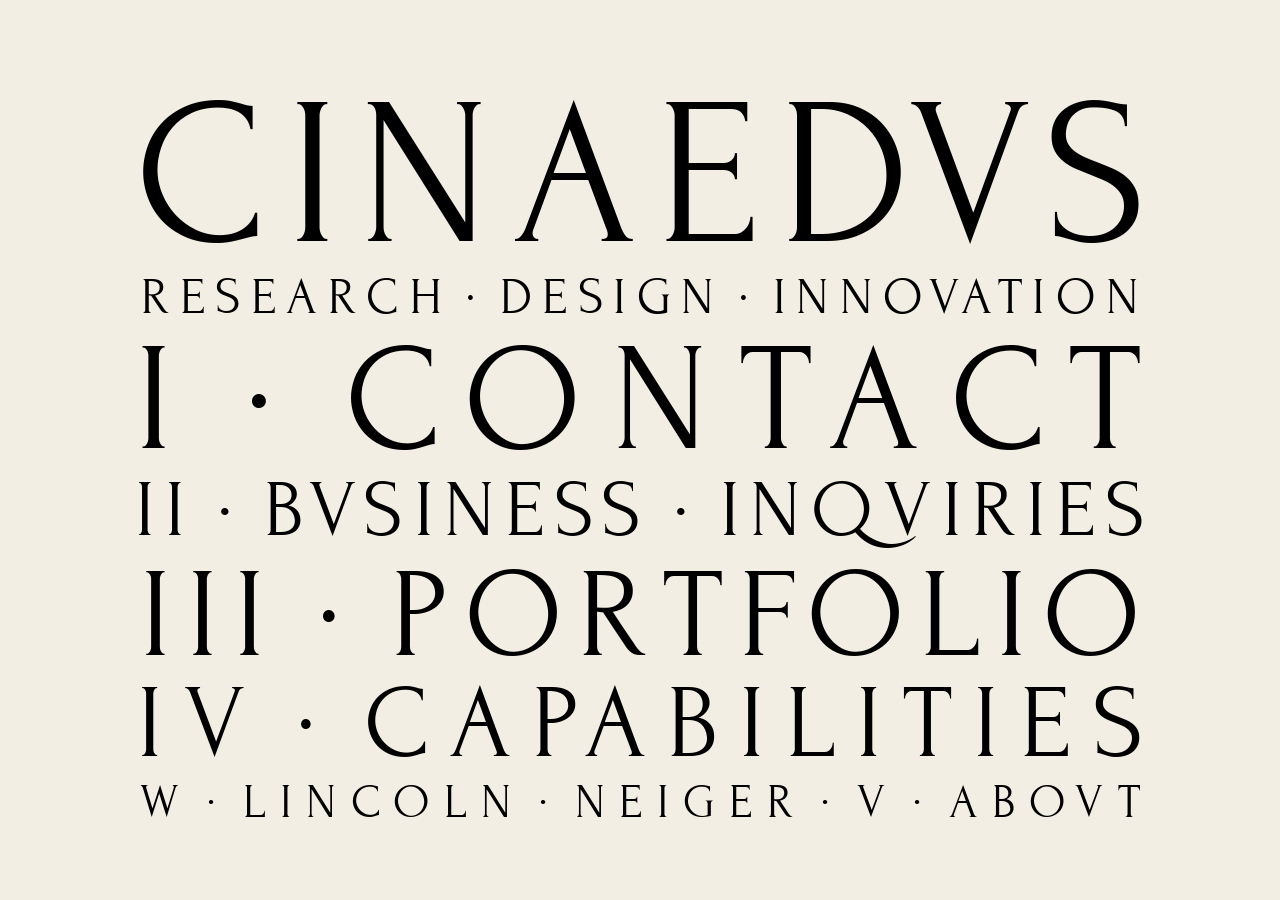
<file: index.html>
<!doctype html>
<html lang="en">
<head>
  <meta charset="utf-8">
  <meta name="viewport" content="width=device-width, initial-scale=1">
  <title>Cinaedus</title>
  <meta name="description" content="Research, design and innovation by Lincoln Neiger.">
  <link rel="preconnect" href="https://fonts.googleapis.com">
  <link rel="preconnect" href="https://fonts.gstatic.com" crossorigin>
  <link rel="stylesheet" href="https://fonts.googleapis.com/css2?family=Forum&display=swap">
  <link rel="stylesheet" href="/css/site.css">
  <script>document.documentElement.classList.add('js');</script>
  <script src="/js/fit.js" defer></script>
  <script src="/js/sticky.js" defer></script>
  <script src="/js/nav.js" defer></script>
  <script src="/js/count.js" defer></script>
</head>
<body>
  <!--
    Each .line is fitted to the full width by js/fit.js.
    Visible text is aria-hidden; screen readers hear the .sr label instead.
    Dots: <span class="dot">·</span>. <wbr> marks where a line may wrap if it
    ever gets too small (below 9px).
  -->
  <header class="inscription">

    <p class="row row--name">
      <span class="line"><a href="/" aria-current="page"><span class="sr">Cinaedus</span><span aria-hidden="true">CINAEDVS</span></a></span>
    </p>

    <p class="row row--tagline">
      <span class="sr">Research, design, innovation</span>
      <span class="line" aria-hidden="true">RESEARCH<span class="dot">·</span><wbr>DESIGN<span class="dot">·</span><wbr>INNOVATION</span>
    </p>

    <nav aria-label="Site">
      <p class="row row--contact">
        <span class="line"><a href="/contact/"><span class="sr">Contact</span><span aria-hidden="true">I<span class="dot">·</span>CONTACT</span></a></span>
      </p>

      <p class="row row--business">
        <span class="line"><a href="/business-inquiries/"><span class="sr">Business inquiries</span><span aria-hidden="true">II<span class="dot">·</span>BVSINESS<span class="dot">·</span>INQVIRIES</span></a></span>
      </p>

      <p class="row row--portfolio">
        <span class="line"><a href="/portfolio/"><span class="sr">Portfolio</span><span aria-hidden="true">III<span class="dot">·</span>PORTFOLIO</span></a></span>
      </p>

      <p class="row row--capabilities">
        <span class="line"><a href="/capabilities/"><span class="sr">Capabilities</span><span aria-hidden="true">IV<span class="dot">·</span>CAPABILITIES</span></a></span>
      </p>

      <p class="row row--byline">
        <span class="line"><a href="https://www.linkedin.com/in/lincolnneiger/" target="_blank" rel="noopener"><span class="sr">W Lincoln Neiger on LinkedIn (opens in a new tab)</span><span aria-hidden="true">W<span class="dot">·</span>LINCOLN<span class="dot">·</span>NEIGER</span></a><span class="dot" aria-hidden="true">·</span><wbr><a href="/about/"><span class="sr">About</span><span aria-hidden="true">V<span class="dot">·</span>ABOVT</span></a></span>
      </p>
    </nav>

  </header>

  <main class="page-body">
    <h1 class="sr">Cinaedus</h1>
  </main>
</body>
</html>
</file>
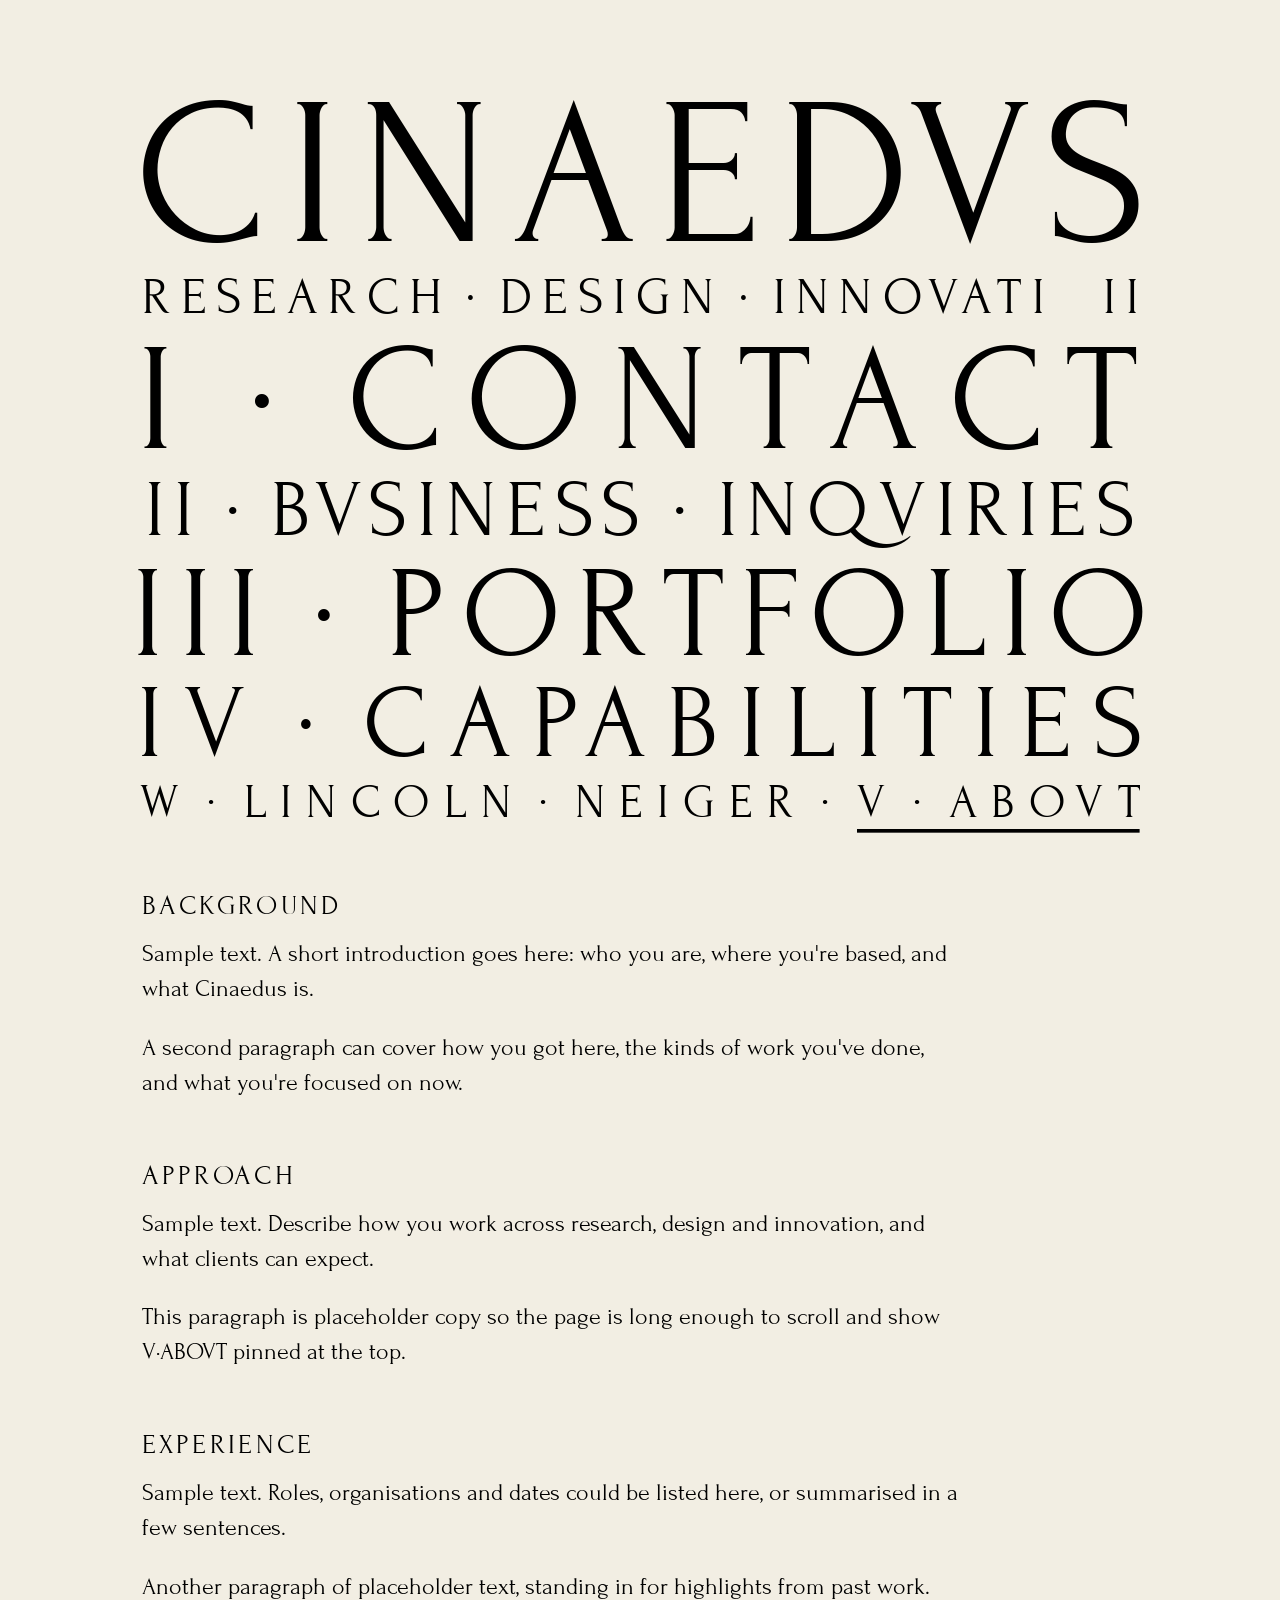
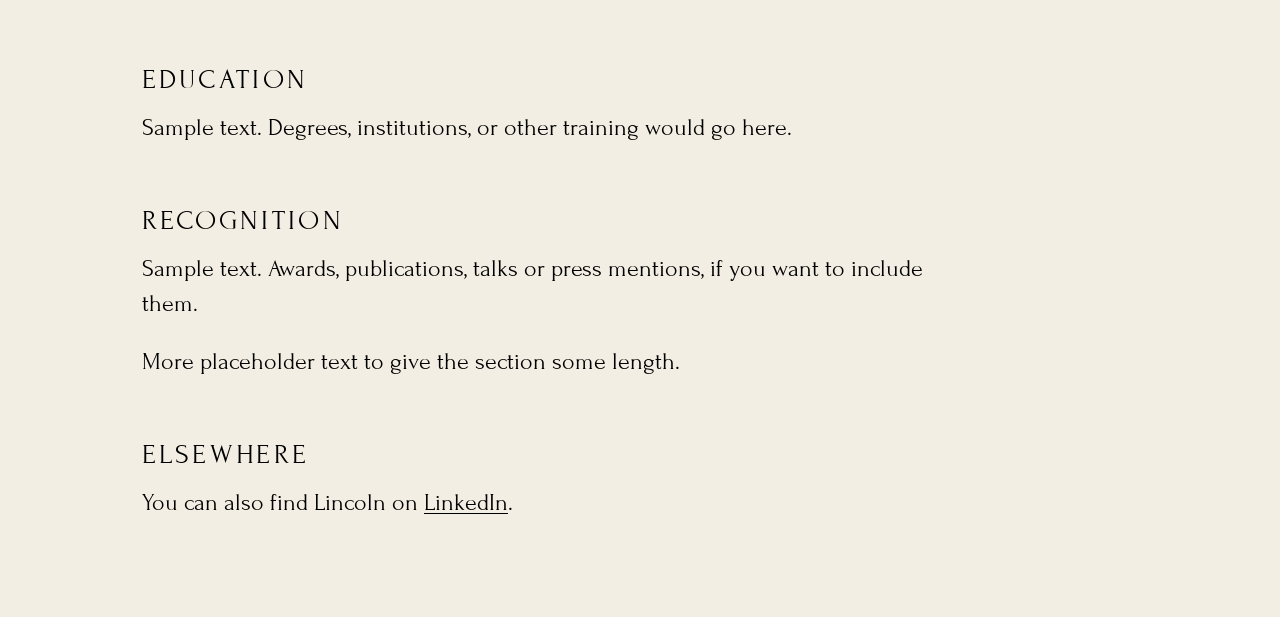
<file: about/index.html>
<!doctype html>
<html lang="en">
<head>
  <meta charset="utf-8">
  <meta name="viewport" content="width=device-width, initial-scale=1">
  <title>About · Cinaedus</title>
  <link rel="preconnect" href="https://fonts.googleapis.com">
  <link rel="preconnect" href="https://fonts.gstatic.com" crossorigin>
  <link rel="stylesheet" href="https://fonts.googleapis.com/css2?family=Forum&display=swap">
  <link rel="stylesheet" href="/css/site.css">
  <script>document.documentElement.classList.add('js');</script>
  <script src="/js/fit.js" defer></script>
  <script src="/js/sticky.js" defer></script>
  <script src="/js/nav.js" defer></script>
  <script src="/js/count.js" defer></script>
</head>
<body>
  <!-- Menu copied from index.html by scripts/build_pages.py; edit it there. -->
  <header class="inscription">

    <p class="row row--name">
      <span class="line"><a href="/"><span class="sr">Cinaedus</span><span aria-hidden="true">CINAEDVS</span></a></span>
    </p>

    <p class="row row--tagline">
      <span class="sr">Research, design, innovation</span>
      <span class="line" aria-hidden="true">RESEARCH<span class="dot">·</span><wbr>DESIGN<span class="dot">·</span><wbr>INNOVATION</span>
    </p>

    <nav aria-label="Site">
      <p class="row row--contact">
        <span class="line"><a href="/contact/"><span class="sr">Contact</span><span aria-hidden="true">I<span class="dot">·</span>CONTACT</span></a></span>
      </p>

      <p class="row row--business">
        <span class="line"><a href="/business-inquiries/"><span class="sr">Business inquiries</span><span aria-hidden="true">II<span class="dot">·</span>BVSINESS<span class="dot">·</span>INQVIRIES</span></a></span>
      </p>

      <p class="row row--portfolio">
        <span class="line"><a href="/portfolio/"><span class="sr">Portfolio</span><span aria-hidden="true">III<span class="dot">·</span>PORTFOLIO</span></a></span>
      </p>

      <p class="row row--capabilities">
        <span class="line"><a href="/capabilities/"><span class="sr">Capabilities</span><span aria-hidden="true">IV<span class="dot">·</span>CAPABILITIES</span></a></span>
      </p>

      <p class="row row--current row--byline">
        <span class="line"><a href="https://www.linkedin.com/in/lincolnneiger/" target="_blank" rel="noopener"><span class="sr">W Lincoln Neiger on LinkedIn (opens in a new tab)</span><span aria-hidden="true">W<span class="dot">·</span>LINCOLN<span class="dot">·</span>NEIGER</span></a><span class="dot" aria-hidden="true">·</span><wbr><a href="/about/" aria-current="page"><span class="sr">About</span><span aria-hidden="true">V<span class="dot">·</span>ABOVT</span></a></span>
      </p>
    </nav>

  </header>

  <main class="page-body">
    <h1 class="sr">About</h1>
    <h2>Background</h2>
    <p>Sample text. A short introduction goes here: who you are, where you're based, and what Cinaedus is.</p>
    <p>A second paragraph can cover how you got here, the kinds of work you've done, and what you're focused on now.</p>

    <h2>Approach</h2>
    <p>Sample text. Describe how you work across research, design and innovation, and what clients can expect.</p>
    <p>This paragraph is placeholder copy so the page is long enough to scroll and show V·ABOVT pinned at the top.</p>

    <h2>Experience</h2>
    <p>Sample text. Roles, organisations and dates could be listed here, or summarised in a few sentences.</p>
    <p>Another paragraph of placeholder text, standing in for highlights from past work.</p>

    <h2>Education</h2>
    <p>Sample text. Degrees, institutions, or other training would go here.</p>

    <h2>Recognition</h2>
    <p>Sample text. Awards, publications, talks or press mentions, if you want to include them.</p>
    <p>More placeholder text to give the section some length.</p>

    <h2>Elsewhere</h2>
    <p>You can also find Lincoln on <a href="https://www.linkedin.com/in/lincolnneiger/" target="_blank" rel="noopener">LinkedIn<span class="sr"> (opens in a new tab)</span></a>.</p>
  </main>
</body>
</html>
</file>
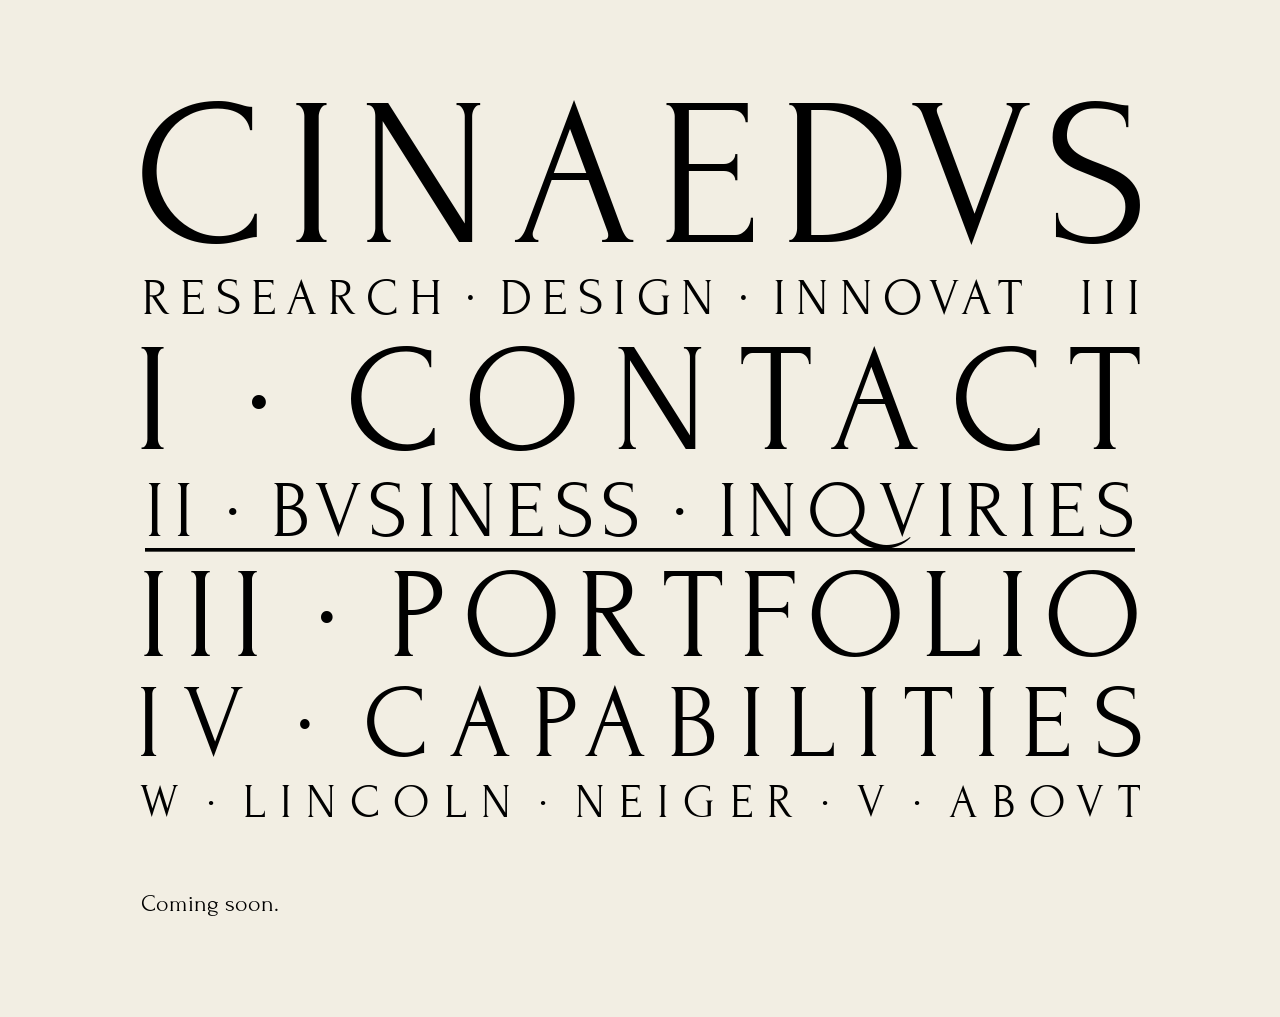
<file: business-inquiries/index.html>
<!doctype html>
<html lang="en">
<head>
  <meta charset="utf-8">
  <meta name="viewport" content="width=device-width, initial-scale=1">
  <title>Business inquiries · Cinaedus</title>
  <link rel="preconnect" href="https://fonts.googleapis.com">
  <link rel="preconnect" href="https://fonts.gstatic.com" crossorigin>
  <link rel="stylesheet" href="https://fonts.googleapis.com/css2?family=Forum&display=swap">
  <link rel="stylesheet" href="/css/site.css">
  <script>document.documentElement.classList.add('js');</script>
  <script src="/js/fit.js" defer></script>
  <script src="/js/sticky.js" defer></script>
  <script src="/js/nav.js" defer></script>
  <script src="/js/count.js" defer></script>
</head>
<body>
  <!-- Menu copied from index.html by scripts/build_pages.py; edit it there. -->
  <header class="inscription">

    <p class="row row--name">
      <span class="line"><a href="/"><span class="sr">Cinaedus</span><span aria-hidden="true">CINAEDVS</span></a></span>
    </p>

    <p class="row row--tagline">
      <span class="sr">Research, design, innovation</span>
      <span class="line" aria-hidden="true">RESEARCH<span class="dot">·</span><wbr>DESIGN<span class="dot">·</span><wbr>INNOVATION</span>
    </p>

    <nav aria-label="Site">
      <p class="row row--contact">
        <span class="line"><a href="/contact/"><span class="sr">Contact</span><span aria-hidden="true">I<span class="dot">·</span>CONTACT</span></a></span>
      </p>

      <p class="row row--current row--business">
        <span class="line"><a href="/business-inquiries/" aria-current="page"><span class="sr">Business inquiries</span><span aria-hidden="true">II<span class="dot">·</span>BVSINESS<span class="dot">·</span>INQVIRIES</span></a></span>
      </p>

      <p class="row row--portfolio">
        <span class="line"><a href="/portfolio/"><span class="sr">Portfolio</span><span aria-hidden="true">III<span class="dot">·</span>PORTFOLIO</span></a></span>
      </p>

      <p class="row row--capabilities">
        <span class="line"><a href="/capabilities/"><span class="sr">Capabilities</span><span aria-hidden="true">IV<span class="dot">·</span>CAPABILITIES</span></a></span>
      </p>

      <p class="row row--byline">
        <span class="line"><a href="https://www.linkedin.com/in/lincolnneiger/" target="_blank" rel="noopener"><span class="sr">W Lincoln Neiger on LinkedIn (opens in a new tab)</span><span aria-hidden="true">W<span class="dot">·</span>LINCOLN<span class="dot">·</span>NEIGER</span></a><span class="dot" aria-hidden="true">·</span><wbr><a href="/about/"><span class="sr">About</span><span aria-hidden="true">V<span class="dot">·</span>ABOVT</span></a></span>
      </p>
    </nav>

  </header>

  <main class="page-body">
    <h1 class="sr">Business inquiries</h1>
    <p>Coming soon.</p>
  </main>
</body>
</html>
</file>
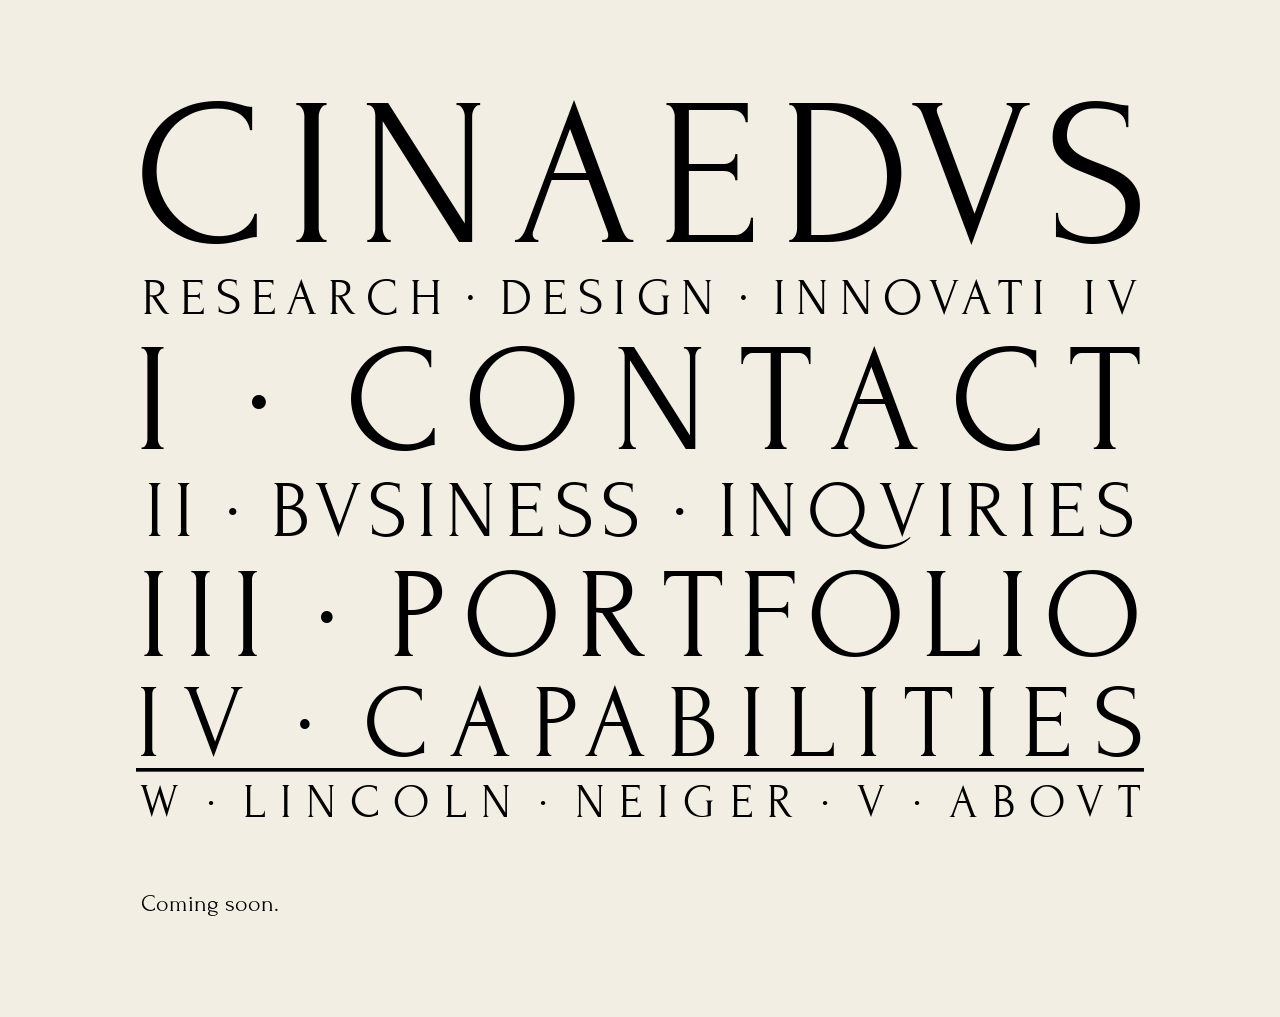
<file: capabilities/index.html>
<!doctype html>
<html lang="en">
<head>
  <meta charset="utf-8">
  <meta name="viewport" content="width=device-width, initial-scale=1">
  <title>Capabilities · Cinaedus</title>
  <link rel="preconnect" href="https://fonts.googleapis.com">
  <link rel="preconnect" href="https://fonts.gstatic.com" crossorigin>
  <link rel="stylesheet" href="https://fonts.googleapis.com/css2?family=Forum&display=swap">
  <link rel="stylesheet" href="/css/site.css">
  <script>document.documentElement.classList.add('js');</script>
  <script src="/js/fit.js" defer></script>
  <script src="/js/sticky.js" defer></script>
  <script src="/js/nav.js" defer></script>
  <script src="/js/count.js" defer></script>
</head>
<body>
  <!-- Menu copied from index.html by scripts/build_pages.py; edit it there. -->
  <header class="inscription">

    <p class="row row--name">
      <span class="line"><a href="/"><span class="sr">Cinaedus</span><span aria-hidden="true">CINAEDVS</span></a></span>
    </p>

    <p class="row row--tagline">
      <span class="sr">Research, design, innovation</span>
      <span class="line" aria-hidden="true">RESEARCH<span class="dot">·</span><wbr>DESIGN<span class="dot">·</span><wbr>INNOVATION</span>
    </p>

    <nav aria-label="Site">
      <p class="row row--contact">
        <span class="line"><a href="/contact/"><span class="sr">Contact</span><span aria-hidden="true">I<span class="dot">·</span>CONTACT</span></a></span>
      </p>

      <p class="row row--business">
        <span class="line"><a href="/business-inquiries/"><span class="sr">Business inquiries</span><span aria-hidden="true">II<span class="dot">·</span>BVSINESS<span class="dot">·</span>INQVIRIES</span></a></span>
      </p>

      <p class="row row--portfolio">
        <span class="line"><a href="/portfolio/"><span class="sr">Portfolio</span><span aria-hidden="true">III<span class="dot">·</span>PORTFOLIO</span></a></span>
      </p>

      <p class="row row--current row--capabilities">
        <span class="line"><a href="/capabilities/" aria-current="page"><span class="sr">Capabilities</span><span aria-hidden="true">IV<span class="dot">·</span>CAPABILITIES</span></a></span>
      </p>

      <p class="row row--byline">
        <span class="line"><a href="https://www.linkedin.com/in/lincolnneiger/" target="_blank" rel="noopener"><span class="sr">W Lincoln Neiger on LinkedIn (opens in a new tab)</span><span aria-hidden="true">W<span class="dot">·</span>LINCOLN<span class="dot">·</span>NEIGER</span></a><span class="dot" aria-hidden="true">·</span><wbr><a href="/about/"><span class="sr">About</span><span aria-hidden="true">V<span class="dot">·</span>ABOVT</span></a></span>
      </p>
    </nav>

  </header>

  <main class="page-body">
    <h1 class="sr">Capabilities</h1>
    <p>Coming soon.</p>
  </main>
</body>
</html>
</file>
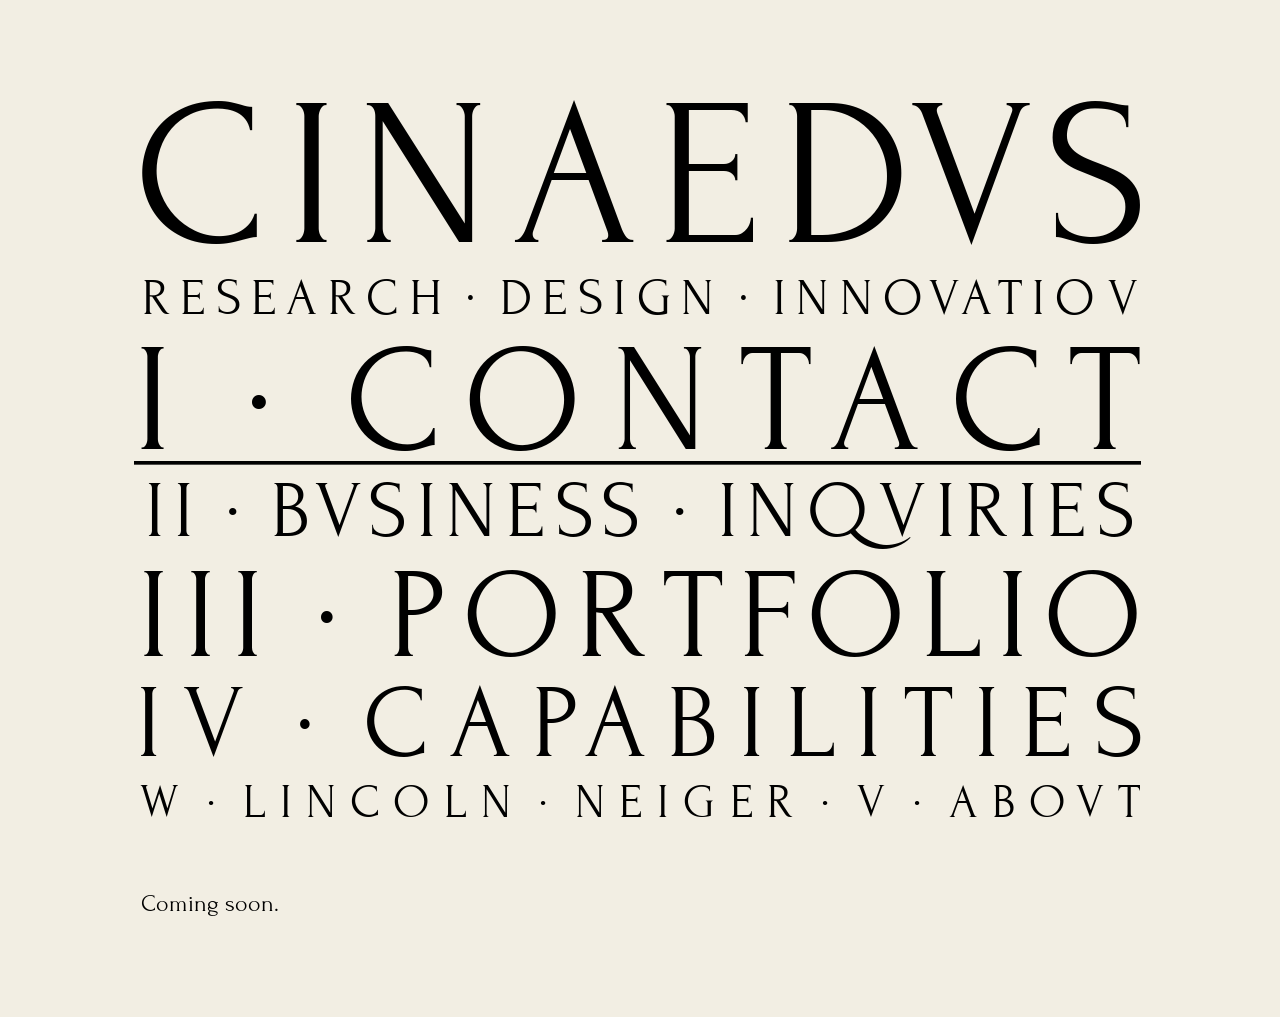
<file: contact/index.html>
<!doctype html>
<html lang="en">
<head>
  <meta charset="utf-8">
  <meta name="viewport" content="width=device-width, initial-scale=1">
  <title>Contact · Cinaedus</title>
  <link rel="preconnect" href="https://fonts.googleapis.com">
  <link rel="preconnect" href="https://fonts.gstatic.com" crossorigin>
  <link rel="stylesheet" href="https://fonts.googleapis.com/css2?family=Forum&display=swap">
  <link rel="stylesheet" href="/css/site.css">
  <script>document.documentElement.classList.add('js');</script>
  <script src="/js/fit.js" defer></script>
  <script src="/js/sticky.js" defer></script>
  <script src="/js/nav.js" defer></script>
  <script src="/js/count.js" defer></script>
</head>
<body>
  <!-- Menu copied from index.html by scripts/build_pages.py; edit it there. -->
  <header class="inscription">

    <p class="row row--name">
      <span class="line"><a href="/"><span class="sr">Cinaedus</span><span aria-hidden="true">CINAEDVS</span></a></span>
    </p>

    <p class="row row--tagline">
      <span class="sr">Research, design, innovation</span>
      <span class="line" aria-hidden="true">RESEARCH<span class="dot">·</span><wbr>DESIGN<span class="dot">·</span><wbr>INNOVATION</span>
    </p>

    <nav aria-label="Site">
      <p class="row row--current row--contact">
        <span class="line"><a href="/contact/" aria-current="page"><span class="sr">Contact</span><span aria-hidden="true">I<span class="dot">·</span>CONTACT</span></a></span>
      </p>

      <p class="row row--business">
        <span class="line"><a href="/business-inquiries/"><span class="sr">Business inquiries</span><span aria-hidden="true">II<span class="dot">·</span>BVSINESS<span class="dot">·</span>INQVIRIES</span></a></span>
      </p>

      <p class="row row--portfolio">
        <span class="line"><a href="/portfolio/"><span class="sr">Portfolio</span><span aria-hidden="true">III<span class="dot">·</span>PORTFOLIO</span></a></span>
      </p>

      <p class="row row--capabilities">
        <span class="line"><a href="/capabilities/"><span class="sr">Capabilities</span><span aria-hidden="true">IV<span class="dot">·</span>CAPABILITIES</span></a></span>
      </p>

      <p class="row row--byline">
        <span class="line"><a href="https://www.linkedin.com/in/lincolnneiger/" target="_blank" rel="noopener"><span class="sr">W Lincoln Neiger on LinkedIn (opens in a new tab)</span><span aria-hidden="true">W<span class="dot">·</span>LINCOLN<span class="dot">·</span>NEIGER</span></a><span class="dot" aria-hidden="true">·</span><wbr><a href="/about/"><span class="sr">About</span><span aria-hidden="true">V<span class="dot">·</span>ABOVT</span></a></span>
      </p>
    </nav>

  </header>

  <main class="page-body">
    <h1 class="sr">Contact</h1>
    <p>Coming soon.</p>
  </main>
</body>
</html>
</file>
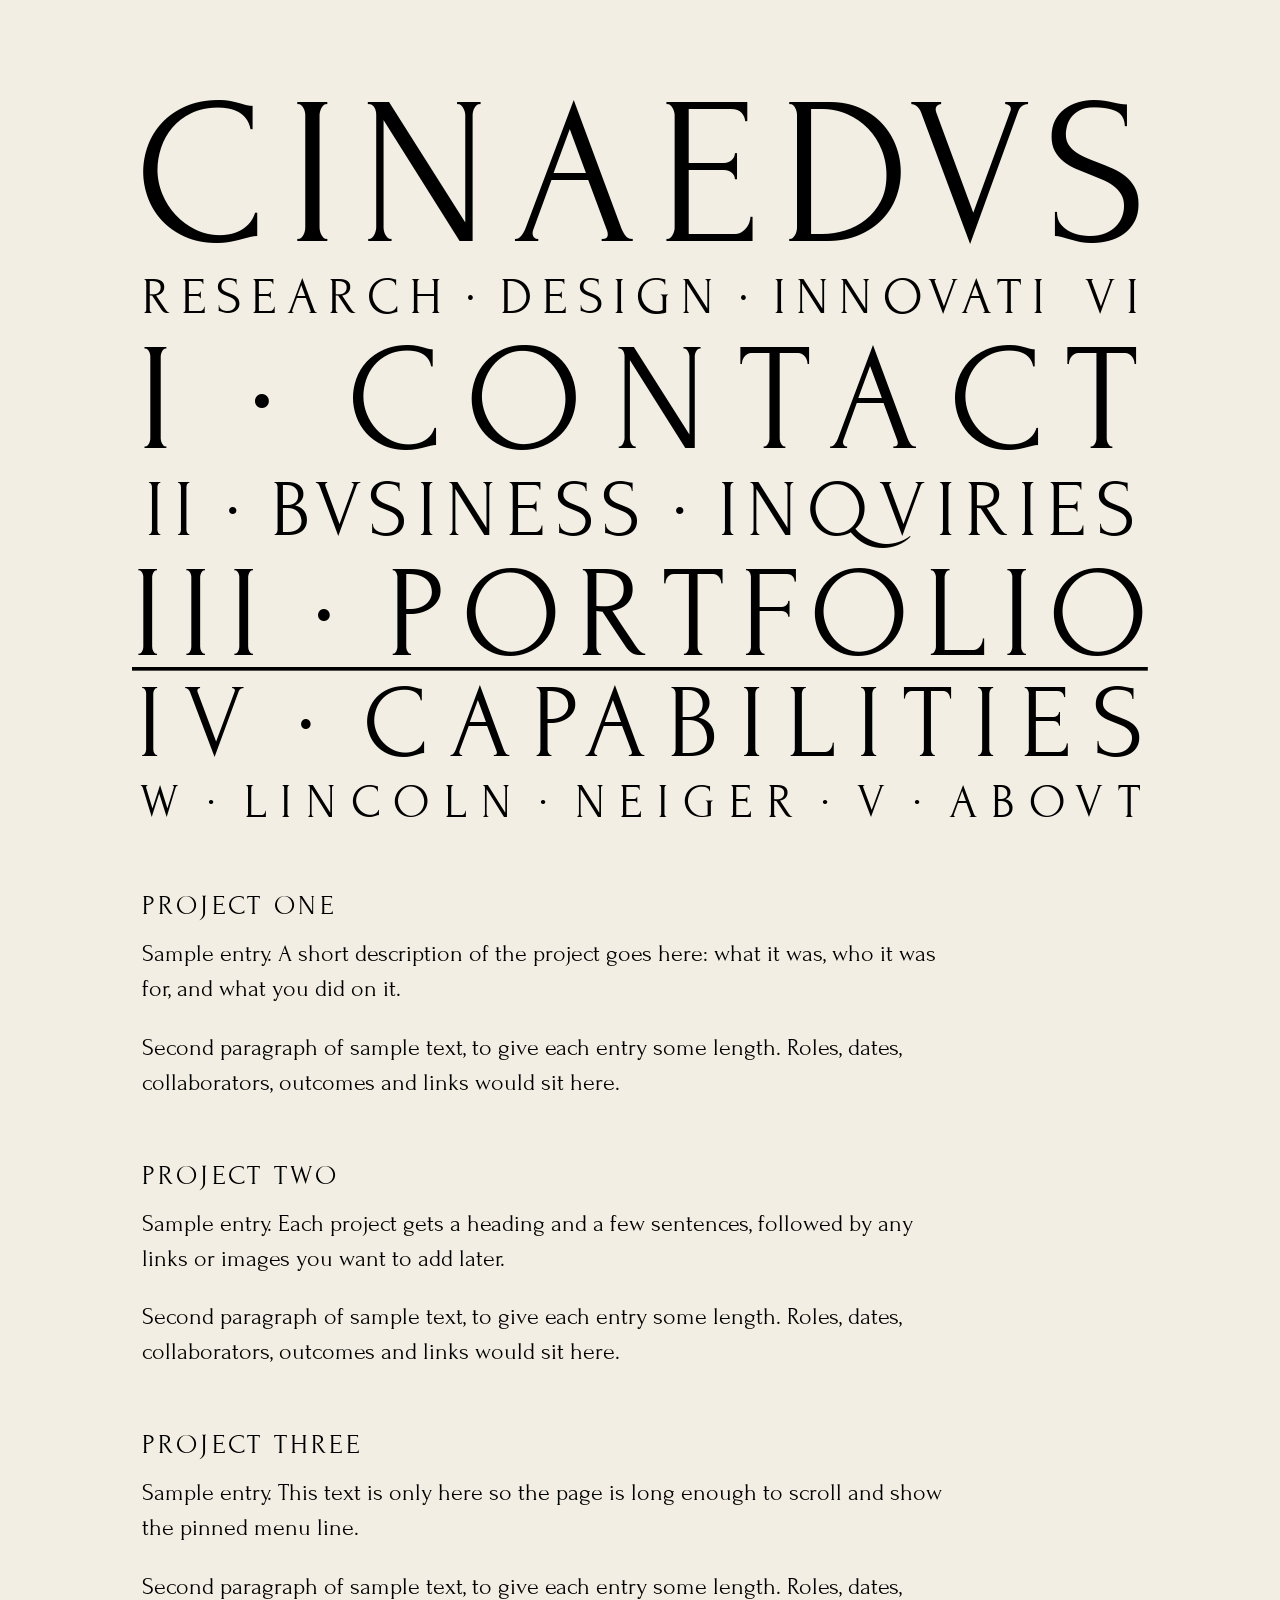
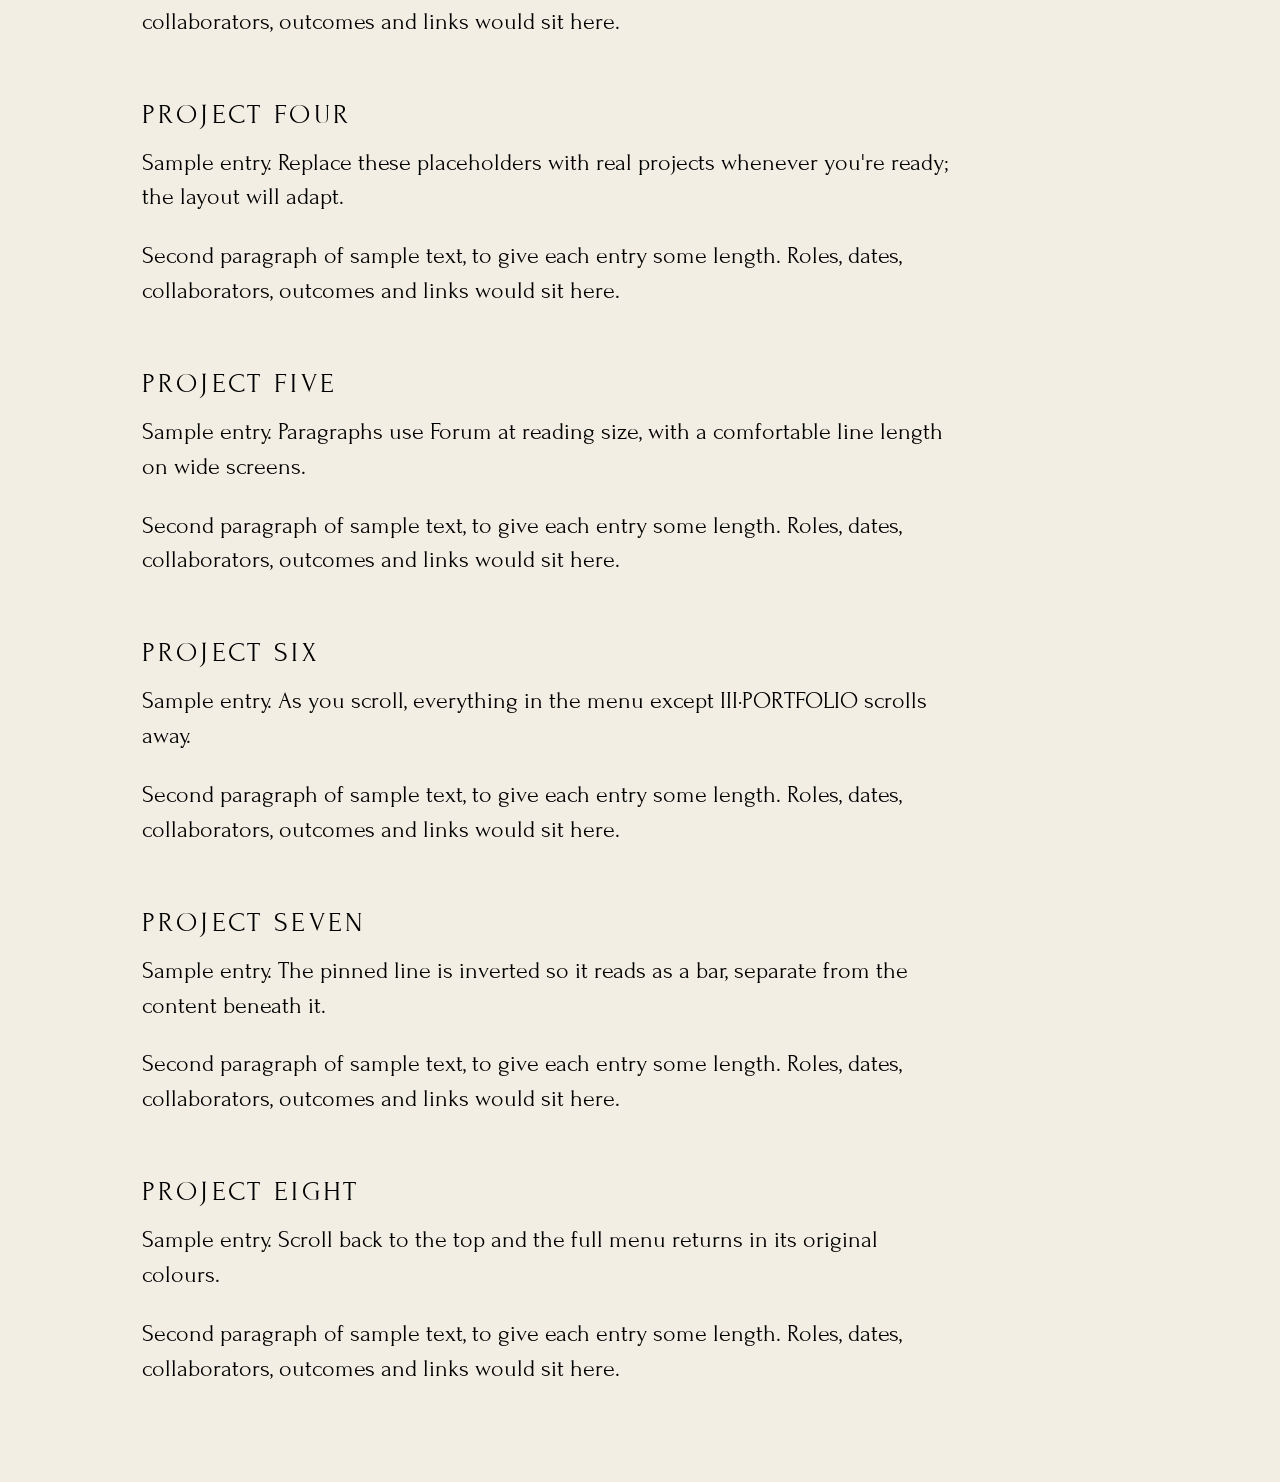
<file: portfolio/index.html>
<!doctype html>
<html lang="en">
<head>
  <meta charset="utf-8">
  <meta name="viewport" content="width=device-width, initial-scale=1">
  <title>Portfolio · Cinaedus</title>
  <link rel="preconnect" href="https://fonts.googleapis.com">
  <link rel="preconnect" href="https://fonts.gstatic.com" crossorigin>
  <link rel="stylesheet" href="https://fonts.googleapis.com/css2?family=Forum&display=swap">
  <link rel="stylesheet" href="/css/site.css">
  <script>document.documentElement.classList.add('js');</script>
  <script src="/js/fit.js" defer></script>
  <script src="/js/sticky.js" defer></script>
  <script src="/js/nav.js" defer></script>
  <script src="/js/count.js" defer></script>
</head>
<body>
  <!-- Menu copied from index.html by scripts/build_pages.py; edit it there. -->
  <header class="inscription">

    <p class="row row--name">
      <span class="line"><a href="/"><span class="sr">Cinaedus</span><span aria-hidden="true">CINAEDVS</span></a></span>
    </p>

    <p class="row row--tagline">
      <span class="sr">Research, design, innovation</span>
      <span class="line" aria-hidden="true">RESEARCH<span class="dot">·</span><wbr>DESIGN<span class="dot">·</span><wbr>INNOVATION</span>
    </p>

    <nav aria-label="Site">
      <p class="row row--contact">
        <span class="line"><a href="/contact/"><span class="sr">Contact</span><span aria-hidden="true">I<span class="dot">·</span>CONTACT</span></a></span>
      </p>

      <p class="row row--business">
        <span class="line"><a href="/business-inquiries/"><span class="sr">Business inquiries</span><span aria-hidden="true">II<span class="dot">·</span>BVSINESS<span class="dot">·</span>INQVIRIES</span></a></span>
      </p>

      <p class="row row--current row--portfolio">
        <span class="line"><a href="/portfolio/" aria-current="page"><span class="sr">Portfolio</span><span aria-hidden="true">III<span class="dot">·</span>PORTFOLIO</span></a></span>
      </p>

      <p class="row row--capabilities">
        <span class="line"><a href="/capabilities/"><span class="sr">Capabilities</span><span aria-hidden="true">IV<span class="dot">·</span>CAPABILITIES</span></a></span>
      </p>

      <p class="row row--byline">
        <span class="line"><a href="https://www.linkedin.com/in/lincolnneiger/" target="_blank" rel="noopener"><span class="sr">W Lincoln Neiger on LinkedIn (opens in a new tab)</span><span aria-hidden="true">W<span class="dot">·</span>LINCOLN<span class="dot">·</span>NEIGER</span></a><span class="dot" aria-hidden="true">·</span><wbr><a href="/about/"><span class="sr">About</span><span aria-hidden="true">V<span class="dot">·</span>ABOVT</span></a></span>
      </p>
    </nav>

  </header>

  <main class="page-body">
    <h1 class="sr">Portfolio</h1>
    <h2>Project one</h2>
    <p>Sample entry. A short description of the project goes here: what it was, who it was for, and what you did on it.</p>
    <p>Second paragraph of sample text, to give each entry some length. Roles, dates, collaborators, outcomes and links would sit here.</p>

    <h2>Project two</h2>
    <p>Sample entry. Each project gets a heading and a few sentences, followed by any links or images you want to add later.</p>
    <p>Second paragraph of sample text, to give each entry some length. Roles, dates, collaborators, outcomes and links would sit here.</p>

    <h2>Project three</h2>
    <p>Sample entry. This text is only here so the page is long enough to scroll and show the pinned menu line.</p>
    <p>Second paragraph of sample text, to give each entry some length. Roles, dates, collaborators, outcomes and links would sit here.</p>

    <h2>Project four</h2>
    <p>Sample entry. Replace these placeholders with real projects whenever you're ready; the layout will adapt.</p>
    <p>Second paragraph of sample text, to give each entry some length. Roles, dates, collaborators, outcomes and links would sit here.</p>

    <h2>Project five</h2>
    <p>Sample entry. Paragraphs use Forum at reading size, with a comfortable line length on wide screens.</p>
    <p>Second paragraph of sample text, to give each entry some length. Roles, dates, collaborators, outcomes and links would sit here.</p>

    <h2>Project six</h2>
    <p>Sample entry. As you scroll, everything in the menu except III·PORTFOLIO scrolls away.</p>
    <p>Second paragraph of sample text, to give each entry some length. Roles, dates, collaborators, outcomes and links would sit here.</p>

    <h2>Project seven</h2>
    <p>Sample entry. The pinned line is inverted so it reads as a bar, separate from the content beneath it.</p>
    <p>Second paragraph of sample text, to give each entry some length. Roles, dates, collaborators, outcomes and links would sit here.</p>

    <h2>Project eight</h2>
    <p>Sample entry. Scroll back to the top and the full menu returns in its original colours.</p>
    <p>Second paragraph of sample text, to give each entry some length. Roles, dates, collaborators, outcomes and links would sit here.</p>
  </main>
</body>
</html>
</file>
<file: css/site.css>
/* Cinaedus site. Font sizes come from js/fit.js; everything else is here. */

:root {
  --bg: #f2eee3;
  --ink: #000000;
  --max-width: 1000px;
  --pad: clamp(16px, 6vw, 72px);
  --ls: 0.125;          /* letter spacing, em */
  --line-height: 1.01;
  --dot-scale: 0.95;
  --dot-shift: -0.13em; /* raise dots toward cap middle */
  --dot-space: 0.3em;   /* extra space either side of each dot */
}

/* Per-line letter spacing (em). More spacing = smaller letters, since each
   line still fills the full width. Lines not listed use --ls above. */
.row--name .line { --ls: 0.1; }
.row--tagline .line { --ls: 0.2; }
.row--contact .line { --ls: 0.2; }
.row--capabilities .line { --ls: 0.2; }
.row--byline .line { --ls: 0.3; }

*, *::before, *::after { box-sizing: border-box; }

html, body { margin: 0; }

body {
  min-height: 100svh;
  padding: var(--pad);
  background: var(--bg);
  color: var(--ink);
  font-family: "Forum", "Times New Roman", serif;
  overflow-x: clip;
}

.inscription {
  max-width: var(--max-width);
  margin-inline: auto;
}

/* Hidden only until the first fit, so the unfitted text never flashes. */
.js .inscription:not(.is-fit) { visibility: hidden; }

.row {
  display: flex;
  justify-content: center;
  margin: 0;
  font: inherit;
}

/* Per-line space above, as % of the inscription width (CSS resolves
   vertical % margins against width). Negative pulls a line up. */
.row.row--tagline { margin-top: -1.3%; }
.row.row--business { margin-top: -0.9%; }
.row.row--capabilities { margin-top: -1%; }

nav { display: block; }

.line {
  display: block;
  flex: none;
  white-space: nowrap;
  letter-spacing: calc(var(--ls) * 1em);
  line-height: var(--line-height);
  font-size: clamp(16px, 6vw, 64px); /* no-JS fallback; fit.js overrides */
  font-kerning: normal;
  font-synthesis: none;
}

/* Below the minimum size a line wraps at its <wbr> points instead of shrinking. */
.line.is-wrapped { flex: 1 1 auto; white-space: normal; text-align: center; }
.line.is-wrapped a { white-space: nowrap; }
html:not(.js) .line { flex: 1 1 auto; white-space: normal; text-align: center; }

.dot {
  position: relative;
  top: var(--dot-shift);
  font-size: calc(var(--dot-scale) * 1em);
  line-height: 0;
  margin-inline: var(--dot-space);
}

a {
  color: inherit;
  text-decoration: none;
}

/* Visited links: black for now, same as unvisited (was grey #6f685e).
   CINAEDVS (the home link) is excluded: home is always visited. */
a:visited { color: #000000; } /* plain value: browsers restrict what :visited can use */
.row--name a:visited { color: inherit; }

/* The page you're on: its menu item stays underlined and never greys out. */
.row--current a[aria-current="page"]:visited { color: inherit; }

/* Inner pages: once the current menu line reaches the top, sticky.js shows
   a copy pinned there while the rest of the menu scrolls away. */
.stuck-bar {
  position: fixed;
  inset: 0 0 auto;
  z-index: 10;
  padding-inline: var(--pad);
  overflow: hidden; /* sticky.js sets the height so the bar ends at the underline */
  background: var(--bg);
  color: var(--ink);
  visibility: hidden;
}
.is-stuck .stuck-bar { visibility: visible; }
.stuck-bar-inner { max-width: var(--max-width); margin-inline: auto; }

/* One unbroken underline across numeral, dots and words; trimmed by the
   trailing letter spacing so it ends at the last letter. */
a:hover,
a:focus-visible,
.row--current a[aria-current="page"] {
  background: linear-gradient(currentColor, currentColor) no-repeat
    0 calc(var(--base, calc(var(--ascent, 0.8) * 1em)) + var(--gap, 0.12em)) / calc(100% - var(--ls) * 1em) var(--rule, max(1px, 0.035em));
  /* fit.js sets these from CAPABILITIES so every underline matches it:
     --rule = thickness, --gap = distance below the baseline,
     --base = this link's measured baseline (fallback: --ascent font metric). */
}

/* Room below each menu link for its underline, however small the line. */
.inscription a,
.stuck-bar a { padding-bottom: calc(var(--gap, 0.12em) + var(--rule, 2px)); }

a:focus-visible {
  outline: max(1px, 0.025em) solid currentColor;
  outline-offset: 0.1em;
}

/* Visit numeral (count.js): the replaced letters of RESEARCH·DESIGN·
   INNOVATION stay in place, invisible, and the numeral is laid over the
   space they occupied, so the remaining letters never move. */
.numeral-slot { position: relative; }
.numeral-ghost { visibility: hidden; }
.numeral { position: absolute; white-space: nowrap; transform-origin: left; }

/* "Page views: N" at the pointer over INNOVATION / the numeral (count.js). */
.views-zone { cursor: default; }
.views-tip {
  position: fixed;
  z-index: 30;
  padding: 2px 7px;
  font-size: 15px;
  line-height: 1.3;
  letter-spacing: 0.04em;
  color: var(--ink);
  background: var(--bg);
  border: 1px solid var(--ink);
  white-space: nowrap;
  visibility: hidden;
  pointer-events: none;
}
.views-tip.is-visible { visibility: visible; }

/* Inner pages: ordinary reading text under the inscription header. */
.page-body {
  /* Exactly the menu's width (fit.js may narrow it to fit the window). */
  max-width: var(--menu-width, var(--max-width));
  margin: 0 auto;
  font-size: clamp(18px, 2.2vw, 24px);
  line-height: 1.45;
}
.page-body > * { max-width: 34em; }
.page-body img,
.page-body video,
.page-body iframe { max-width: 100%; height: auto; } /* never wider than the menu */
/* Space under the menu only when there's content (the homepage has none,
   so it adds nothing that could cause a scroll). */
.page-body:has(> :not(.sr)) { margin-top: 2.5em; }
.page-body p { margin: 0 0 1em; }
.page-body h2 {
  margin: 2em 0 0.4em;
  font: inherit;
  font-size: 1.15em;
  letter-spacing: 0.12em;
  text-transform: uppercase;
}
.page-body h2:first-of-type { margin-top: 0; }
.page-body a { background: linear-gradient(currentColor, currentColor) no-repeat 0 calc(100% - 0.1em) / 100% 1px; }

.sr {
  position: absolute;
  width: 1px;
  height: 1px;
  margin: -1px;
  overflow: hidden;
  clip-path: inset(50%);
  white-space: nowrap;
  user-select: none;
}
</file>
